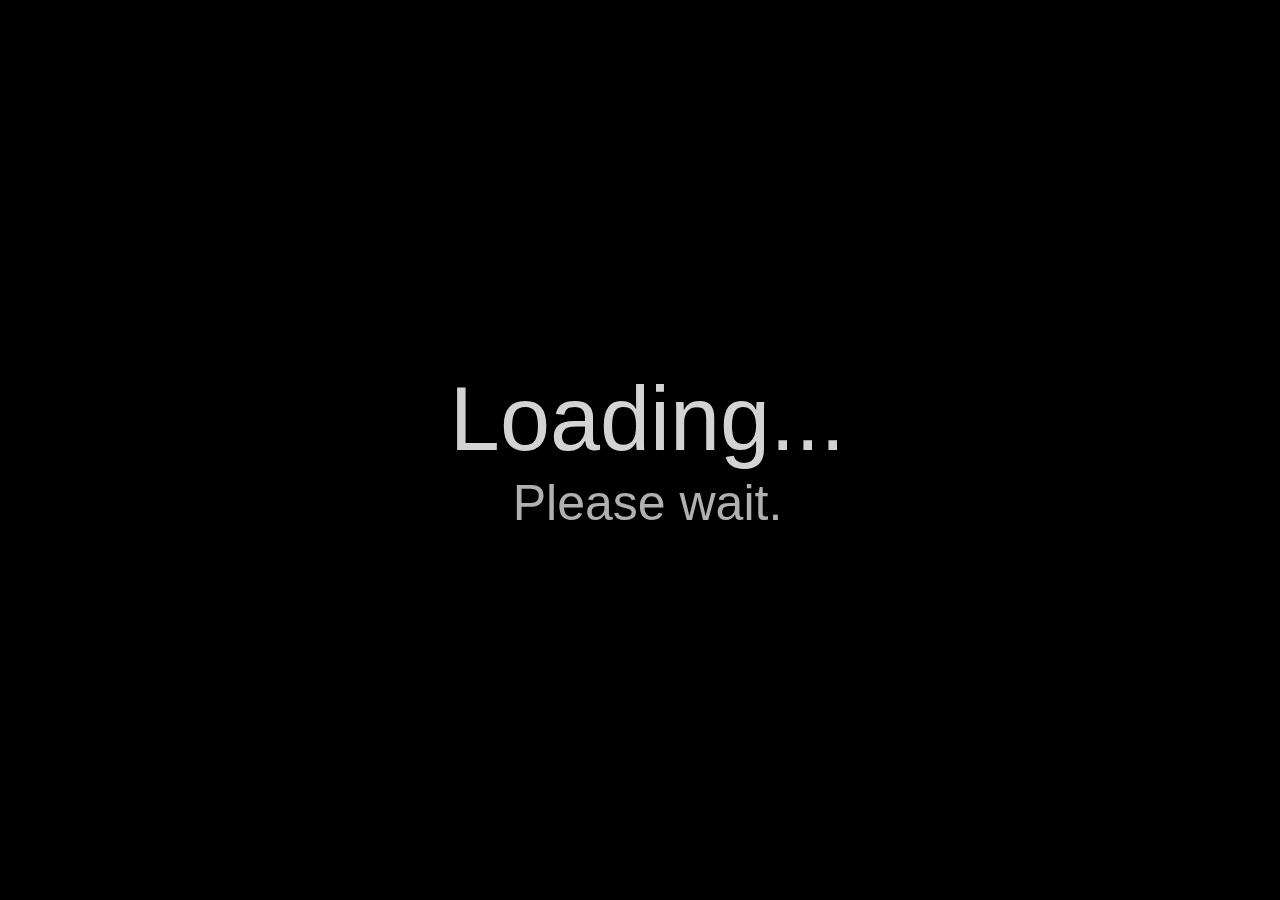
<file: index.html>
<!DOCTYPE html>
<html>
  <head>
    <meta name="darkreader-lock">
    <script>
      window.startLoad = Date.now()
    </script>
    <!-- // #region initial loader -->
    <script async>
      const loadingDiv = /* html */ `
      <div class="initial-loader" style="position: fixed;transition:opacity 0.2s;inset: 0;background:black;display: flex;justify-content: center;align-items: center;font-family: -apple-system, BlinkMacSystemFont, 'Segoe UI', Roboto, Oxygen, Ubuntu, Cantarell, 'Open Sans', 'Helvetica Neue', Arial, Helvetica, sans-serif;gap: 15px;" ontransitionend="this.remove()">
    <div>
        <div style="position: fixed;inset: 0;z-index: -1;background-color: rgba(0, 0, 0, 0.8);"></div>
    </div>
    <div>
        <div style="font-size: calc(var(--font-size) * 1.8);color: lightgray;" class="title">Loading...</div>
        <div style="font-size: var(--font-size);color: rgb(176, 176, 176);margin-top: 3px;text-align: center" class="subtitle">Please wait.</div>
    </div>
</div>
`
      const insertLoadingDiv = () => {
          const loadingDivElem = document.createElement('div')
          loadingDivElem.innerHTML = loadingDiv
          if (!window.pageLoaded) {
            document.documentElement.appendChild(loadingDivElem)
          }
          // load error handling
          const onError = (message) => {
            console.log(message)
            if (document.querySelector('.initial-loader') && document.querySelector('.initial-loader').querySelector('.title').textContent !== 'Error') {
              document.querySelector('.initial-loader').querySelector('.title').textContent = 'Error'
              document.querySelector('.initial-loader').querySelector('.subtitle').textContent = message
              if (window.navigator.maxTouchPoints > 1) window.location.hash = '#dev' // show eruda
            }
          }
          window.addEventListener('unhandledrejection', (e) => onError(e.reason))
          window.addEventListener('error', (e) => onError(e.message))
        }
        insertLoadingDiv()
        document.addEventListener('DOMContentLoaded', () => {
          // move loading div to the end of body
          const loadingDivElem = document.querySelector('.initial-loader');
          const newContainer = document.body; // replace with your new container
          if (loadingDivElem) newContainer.appendChild(loadingDivElem);
        })
    </script>
    <script type="module" async>
      const checkLoadEruda = () => {
        if (window.location.hash === '#dev') {
          // todo precache (check offline)?
          import('https://cdn.skypack.dev/eruda').then(({ default: eruda }) => {
            eruda.init()
          })
        }
      }
      checkLoadEruda()
      window.addEventListener('hashchange', (e) => {
        setTimeout(() => {
          checkLoadEruda()
        })
      })
    </script>
    <style>
      html {
        background: black;
      }
      .initial-loader {
          --font-size: 20px;
      }
      @media screen and (min-width: 550px) {
          .initial-loader {
              --font-size: 30px;
          }
      }
      @media screen and (min-width: 950px) {
          .initial-loader {
              --font-size: 50px;
          }
      }
    </style>
    <!-- // #endregion -->
    <!-- <script type="module">
      window.loadPluginScript = async ({ pluginName, script }) => {
        window.loadedPlugins[pluginName] = await import(script)
      }
    </script> -->
    <title>Prismarine Web Client</title>
    <link rel="favicon" href="favicon.png">
    <link rel="icon" type="image/png" href="favicon.png" />
    <link rel="canonical" href="https://mcraft.fun">
    <meta name="description" content="Minecraft web client running in your browser">
    <meta name="keywords" content="Play, Minecraft, Online, Web, Java, Server, Single player, Javascript, PrismarineJS, Voxel, WebGL, Three.js">
    <meta name="date" content="2024-07-11" scheme="YYYY-MM-DD">
    <meta name="language" content="English">
    <meta name="theme-color" content="#349474">
    <meta name='viewport' content='width=device-width, initial-scale=1.0, maximum-scale=1.0, user-scalable=no, viewport-fit=cover'>
    <meta property="og:title" content="Prismarine Web Client" />
    <meta property="og:type" content="website" />
    <meta property="og:image" content="favicon.png" />
    <meta name="format-detection" content="telephone=no">
    <link rel="manifest" href="manifest.json" crossorigin="use-credentials">
  </head>
  <body>
    <div id="react-root"></div>
    <div id="ui-root"></div>
    <!-- inject script -->
  </body>
</html>
</file>
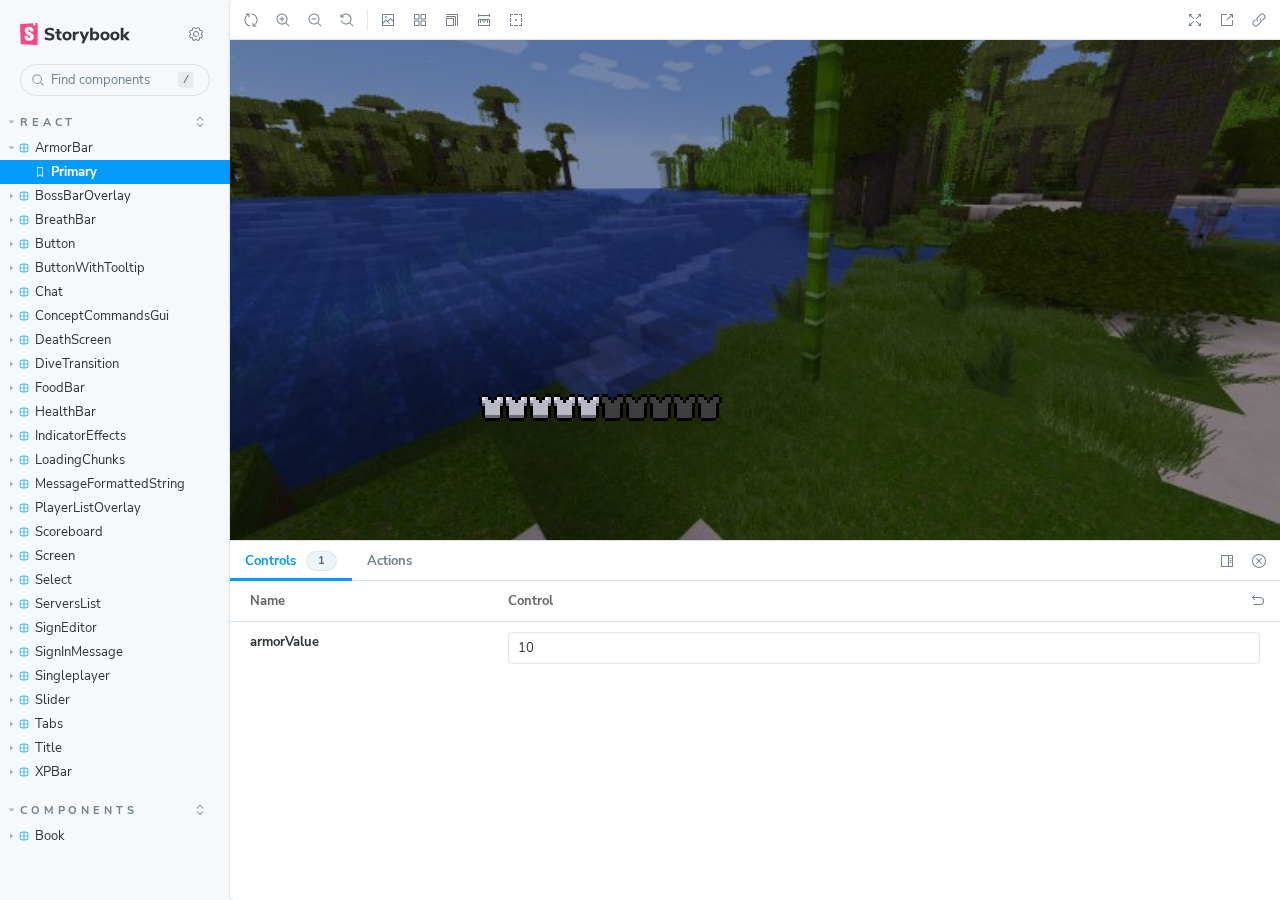
<file: storybook/index.html>
<!DOCTYPE html>
<html lang="en">
  <head>
    <meta charset="utf-8" />

    <title>@storybook/cli - Storybook</title>
    <meta name="viewport" content="width=device-width, initial-scale=1" />

    
    <link rel="icon" type="image/svg+xml" href="./favicon.svg" />
    
    <link
      rel="prefetch"
      href="./sb-common-assets/nunito-sans-regular.woff2"
      as="font"
      type="font/woff2"
      crossorigin
    />
    <link
      rel="prefetch"
      href="./sb-common-assets/nunito-sans-bold.woff2"
      as="font"
      type="font/woff2"
      crossorigin
    />
    <link rel="stylesheet" href="./sb-common-assets/fonts.css" />

    <link href="./sb-manager/runtime.js" rel="modulepreload" />

    
    <link href="./sb-addons/links-0/manager-bundle.js" rel="modulepreload" />
    
    <link href="./sb-addons/essentials-controls-1/manager-bundle.js" rel="modulepreload" />
    
    <link href="./sb-addons/essentials-actions-2/manager-bundle.js" rel="modulepreload" />
    
    <link href="./sb-addons/essentials-backgrounds-3/manager-bundle.js" rel="modulepreload" />
    
    <link href="./sb-addons/essentials-viewport-4/manager-bundle.js" rel="modulepreload" />
    
    <link href="./sb-addons/essentials-toolbars-5/manager-bundle.js" rel="modulepreload" />
    
    <link href="./sb-addons/essentials-measure-6/manager-bundle.js" rel="modulepreload" />
    
    <link href="./sb-addons/essentials-outline-7/manager-bundle.js" rel="modulepreload" />
       

    <style>
      #storybook-root[hidden] {
        display: none !important;
      }
    </style>

    
  </head>
  <body>
    <div id="root"></div>

    
    <script>
      
        
          window['FEATURES'] = {
  "warnOnLegacyHierarchySeparator": true,
  "buildStoriesJson": false,
  "storyStoreV7": true,
  "argTypeTargetsV7": true,
  "legacyDecoratorFileOrder": false
};
        
      
        
          window['REFS'] = {};
        
      
        
          window['LOGLEVEL'] = "info";
        
      
        
          window['DOCS_OPTIONS'] = {
  "defaultName": "Docs",
  "autodocs": "tag"
};
        
      
        
          window['CONFIG_TYPE'] = "PRODUCTION";
        
      
        
      
        
      
    </script>
    

    <script type="module">
      import './sb-manager/runtime.js';

      
      import './sb-addons/links-0/manager-bundle.js';
      
      import './sb-addons/essentials-controls-1/manager-bundle.js';
      
      import './sb-addons/essentials-actions-2/manager-bundle.js';
      
      import './sb-addons/essentials-backgrounds-3/manager-bundle.js';
      
      import './sb-addons/essentials-viewport-4/manager-bundle.js';
      
      import './sb-addons/essentials-toolbars-5/manager-bundle.js';
      
      import './sb-addons/essentials-measure-6/manager-bundle.js';
      
      import './sb-addons/essentials-outline-7/manager-bundle.js';
      
    </script>

    <link href="./sb-preview/runtime.js" rel="prefetch" as="script" />
  </body>
</html>
</file>
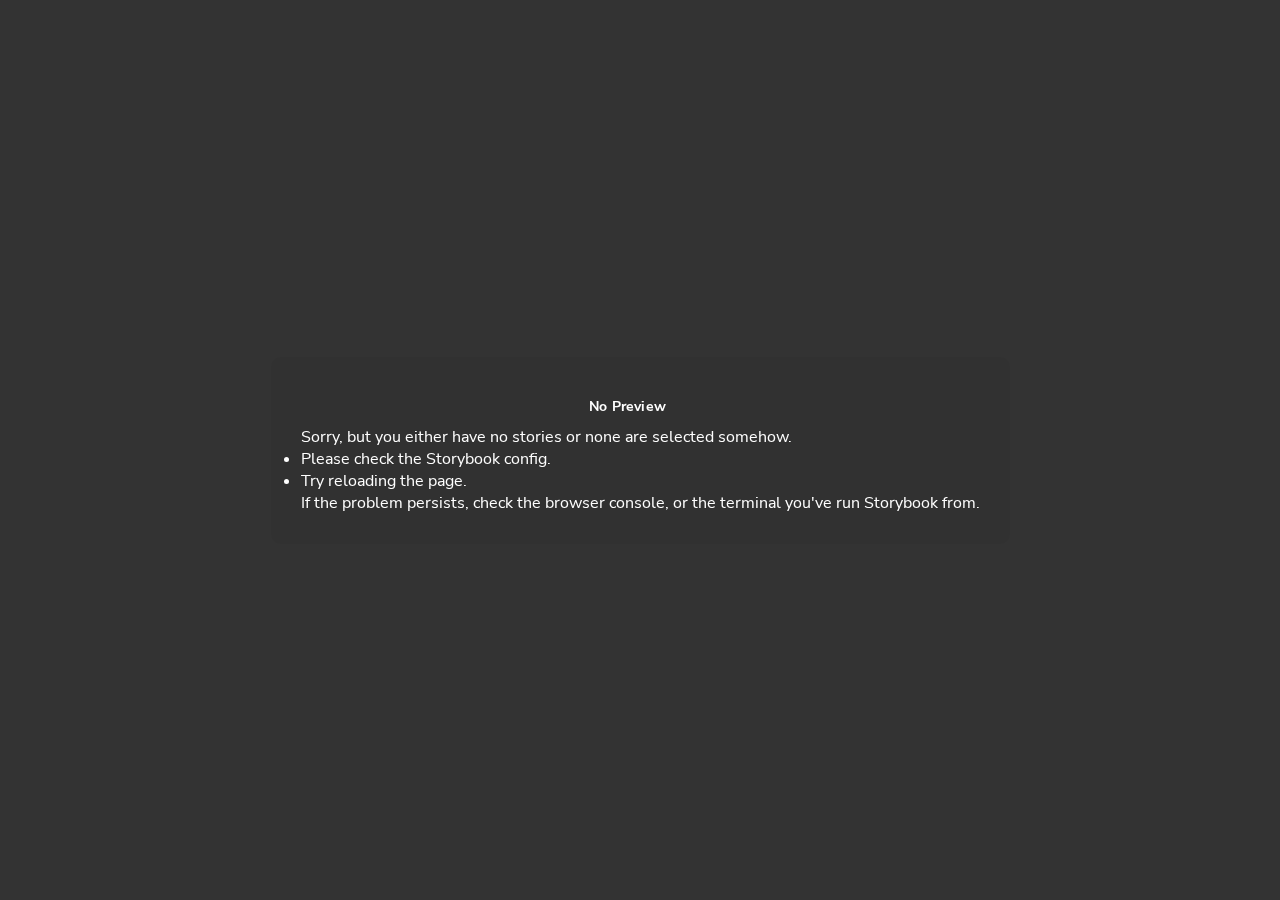
<file: storybook/iframe.html>
<!DOCTYPE html>
<!--suppress HtmlUnknownTarget -->
<html lang="en">

<head>
  <meta charset="utf-8" />
  <title>Storybook</title>
  <meta name="viewport" content="width=device-width, initial-scale=1" />

  <link rel="prefetch" href="./sb-common-assets/nunito-sans-regular.woff2" as="font" type="font/woff2" crossorigin />
  <link rel="prefetch" href="./sb-common-assets/nunito-sans-italic.woff2" as="font" type="font/woff2" crossorigin />
  <link rel="prefetch" href="./sb-common-assets/nunito-sans-bold.woff2" as="font" type="font/woff2" crossorigin />
  <link rel="prefetch" href="./sb-common-assets/nunito-sans-bold-italic.woff2" as="font" type="font/woff2" crossorigin />
  <link rel="stylesheet" href="./sb-common-assets/fonts.css" />

  <script>
    window.CONFIG_TYPE = 'PRODUCTION';
    window.LOGLEVEL = 'info';
    window.FRAMEWORK_OPTIONS = {};
    window.CHANNEL_OPTIONS = {};
    window.FEATURES = {"warnOnLegacyHierarchySeparator":true,"buildStoriesJson":false,"storyStoreV7":true,"argTypeTargetsV7":true,"legacyDecoratorFileOrder":false};
    window.STORIES = [{"titlePrefix":"","directory":"./src","files":"**/*.stories.@(js|jsx|mjs|ts|tsx)","importPathMatcher":"^\\.[\\\\/](?:src(?:\\/(?!\\.)(?:(?:(?!(?:^|\\/)\\.).)*?)\\/|\\/|$)(?!\\.)(?=.)[^/]*?\\.stories\\.(js|jsx|mjs|ts|tsx))$"}];
    window.DOCS_OPTIONS = {"defaultName":"Docs","autodocs":"tag"};

    // We do this so that "module && module.hot" etc. in Storybook source code
    // doesn't fail (it will simply be disabled)
    window.module = undefined;
    window.global = window;
  </script>
  <base target="_parent" />

<style>
  /* While we aren't showing the main block yet, but still preparing, we want everything the user
     has rendered, which may or may not be in #storybook-root, to be display none */
  .sb-show-preparing-story:not(.sb-show-main) > :not(.sb-preparing-story) {
    display: none;
  }

  .sb-show-preparing-docs:not(.sb-show-main) > :not(.sb-preparing-docs) {
    display: none;
  }

  /* Hide our own blocks when we aren't supposed to be showing them */
  :not(.sb-show-preparing-story) > .sb-preparing-story,
  :not(.sb-show-preparing-docs) > .sb-preparing-docs,
  :not(.sb-show-nopreview) > .sb-nopreview,
  :not(.sb-show-errordisplay) > .sb-errordisplay {
    display: none;
  }

  .sb-show-main.sb-main-centered {
    margin: 0;
    display: flex;
    align-items: center;
    min-height: 100vh;
  }

  .sb-show-main.sb-main-centered #storybook-root {
    box-sizing: border-box;
    margin: auto;
    padding: 1rem;
    max-height: 100%; /* Hack for centering correctly in IE11 */
  }

  /* Vertical centering fix for IE11 */
  @media screen and (-ms-high-contrast: none), (-ms-high-contrast: active) {
    .sb-show-main.sb-main-centered:after {
      content: '';
      min-height: inherit;
      font-size: 0;
    }
  }

  .sb-show-main.sb-main-fullscreen {
    margin: 0;
    padding: 0;
    display: block;
  }

  .sb-show-main.sb-main-padded {
    margin: 0;
    padding: 1rem;
    display: block;
    box-sizing: border-box;
  }

  .sb-wrapper {
    position: fixed;
    top: 0;
    bottom: 0;
    left: 0;
    right: 0;
    padding: 20px;
    font-family: 'Nunito Sans', -apple-system, '.SFNSText-Regular', 'San Francisco',
      BlinkMacSystemFont, 'Segoe UI', 'Helvetica Neue', Helvetica, Arial, sans-serif;
    -webkit-font-smoothing: antialiased;
    overflow: auto;
  }

  .sb-heading {
    font-size: 14px;
    font-weight: 600;
    letter-spacing: 0.2px;
    margin: 10px 0;
    padding-right: 25px;
  }

  .sb-nopreview {
    display: flex;
    align-content: center;
    justify-content: center;
  }

  .sb-nopreview_main {
    margin: auto;
    padding: 30px;
    border-radius: 10px;
    background: rgba(0, 0, 0, 0.03);
  }

  .sb-nopreview_heading {
    text-align: center;
  }

  .sb-errordisplay {
    border: 20px solid rgb(187, 49, 49);
    background: #222;
    color: #fff;
    z-index: 999999;
  }

  .sb-errordisplay_code {
    padding: 10px;
    background: #000;
    color: #eee;
    font-family: 'Operator Mono', 'Fira Code Retina', 'Fira Code', 'FiraCode-Retina', 'Andale Mono',
      'Lucida Console', Consolas, Monaco, monospace;
  }

  .sb-errordisplay pre {
    white-space: pre-wrap;
  }

  @-webkit-keyframes sb-rotate360 {
    from {
      transform: rotate(0deg);
    }
    to {
      transform: rotate(360deg);
    }
  }
  @keyframes sb-rotate360 {
    from {
      transform: rotate(0deg);
    }
    to {
      transform: rotate(360deg);
    }
  }
  @-webkit-keyframes sb-glow {
    0%,
    100% {
      opacity: 1;
    }
    50% {
      opacity: 0.4;
    }
  }
  @keyframes sb-glow {
    0%,
    100% {
      opacity: 1;
    }
    50% {
      opacity: 0.4;
    }
  }

  /* We display the preparing loaders *over* the rendering story */
  .sb-preparing-story,
  .sb-preparing-docs {
    background-color: white;
    /* Maximum possible z-index. It would be better to use stacking contexts to ensure it's always
    on top, but this isn't possible as it would require making CSS changes that could affect user code */
    z-index: 2147483647;
  }

  .sb-loader {
    -webkit-animation: sb-rotate360 0.7s linear infinite;
    animation: sb-rotate360 0.7s linear infinite;
    border-color: rgba(97, 97, 97, 0.29);
    border-radius: 50%;
    border-style: solid;
    border-top-color: #646464;
    border-width: 2px;
    display: inline-block;
    height: 32px;
    left: 50%;
    margin-left: -16px;
    margin-top: -16px;
    mix-blend-mode: difference;
    overflow: hidden;
    position: absolute;
    top: 50%;
    transition: all 200ms ease-out;
    vertical-align: top;
    width: 32px;
    z-index: 4;
  }

  .sb-previewBlock {
    background: #fff;
    border: 1px solid rgba(0, 0, 0, 0.1);
    border-radius: 4px;
    box-shadow: rgba(0, 0, 0, 0.1) 0 1px 3px 0;
    margin: 25px auto 40px;
    max-width: 600px;
  }

  .sb-previewBlock_header {
    align-items: center;
    box-shadow: rgba(0, 0, 0, 0.1) 0 -1px 0 0 inset;
    display: flex;
    gap: 14px;
    height: 40px;
    padding: 0 12px;
  }

  .sb-previewBlock_icon {
    -webkit-animation: sb-glow 1.5s ease-in-out infinite;
    animation: sb-glow 1.5s ease-in-out infinite;
    background: #e6e6e6;
    height: 14px;
    width: 14px;
  }
  .sb-previewBlock_icon:last-child {
    margin-left: auto;
  }

  .sb-previewBlock_body {
    -webkit-animation: sb-glow 1.5s ease-in-out infinite;
    animation: sb-glow 1.5s ease-in-out infinite;
    height: 182px;
    position: relative;
  }

  .sb-argstableBlock {
    border-collapse: collapse;
    border-spacing: 0;
    font-size: 13px;
    line-height: 20px;
    margin: 25px auto 40px;
    max-width: 600px;
    text-align: left;
    width: 100%;
  }
  .sb-argstableBlock th:first-of-type,
  .sb-argstableBlock td:first-of-type {
    padding-left: 20px;
  }
  .sb-argstableBlock th:nth-of-type(2),
  .sb-argstableBlock td:nth-of-type(2) {
    width: 35%;
  }
  .sb-argstableBlock th:nth-of-type(3),
  .sb-argstableBlock td:nth-of-type(3) {
    width: 15%;
  }
  .sb-argstableBlock th:last-of-type,
  .sb-argstableBlock td:last-of-type {
    width: 25%;
    padding-right: 20px;
  }
  .sb-argstableBlock th span,
  .sb-argstableBlock td span {
    -webkit-animation: sb-glow 1.5s ease-in-out infinite;
    animation: sb-glow 1.5s ease-in-out infinite;
    background-color: rgba(0, 0, 0, 0.1);
    border-radius: 0;
    box-shadow: none;
    color: transparent;
  }
  .sb-argstableBlock th {
    padding: 10px 15px;
  }

  .sb-argstableBlock-body {
    border-radius: 4px;
    box-shadow: rgba(0, 0, 0, 0.1) 0 1px 3px 1px, rgba(0, 0, 0, 0.065) 0 0 0 1px;
  }
  .sb-argstableBlock-body tr {
    background: transparent;
    overflow: hidden;
  }
  .sb-argstableBlock-body tr:not(:first-child) {
    border-top: 1px solid #e6e6e6;
  }
  .sb-argstableBlock-body tr:first-child td:first-child {
    border-top-left-radius: 4px;
  }
  .sb-argstableBlock-body tr:first-child td:last-child {
    border-top-right-radius: 4px;
  }
  .sb-argstableBlock-body tr:last-child td:first-child {
    border-bottom-left-radius: 4px;
  }
  .sb-argstableBlock-body tr:last-child td:last-child {
    border-bottom-right-radius: 4px;
  }
  .sb-argstableBlock-body td {
    background: #fff;
    padding-bottom: 10px;
    padding-top: 10px;
    vertical-align: top;
  }
  .sb-argstableBlock-body td:not(:first-of-type) {
    padding-left: 15px;
    padding-right: 15px;
  }
  .sb-argstableBlock-body button {
    -webkit-animation: sb-glow 1.5s ease-in-out infinite;
    animation: sb-glow 1.5s ease-in-out infinite;
    background-color: rgba(0, 0, 0, 0.1);
    border: 0;
    border-radius: 0;
    box-shadow: none;
    color: transparent;
    display: inline;
    font-size: 12px;
    line-height: 1;
    padding: 10px 16px;
  }

  .sb-argstableBlock-summary {
    margin-top: 4px;
  }

  .sb-argstableBlock-code {
    margin-right: 4px;
    margin-bottom: 4px;
    padding: 2px 5px;
  }
</style>

<script>
  /* globals window */
  /* eslint-disable no-underscore-dangle */
  try {
    if (window.top !== window) {
      window.__REACT_DEVTOOLS_GLOBAL_HOOK__ = window.top.__REACT_DEVTOOLS_GLOBAL_HOOK__;
      window.__VUE_DEVTOOLS_GLOBAL_HOOK__ = window.top.__VUE_DEVTOOLS_GLOBAL_HOOK__;
      window.top.__VUE_DEVTOOLS_CONTEXT__ = window.document;
    }
  } catch (e) {
    // eslint-disable-next-line no-console
    console.warn('unable to connect to top frame for connecting dev tools');
  }
</script>

  <script type="module" crossorigin src="./assets/iframe-f1b9565f.js"></script>
</head>

<body>
  <div class="sb-preparing-story sb-wrapper">
  <div class="sb-loader"></div>
</div>

<div class="sb-preparing-docs sb-wrapper">
  <div class="sb-previewBlock">
    <div class="sb-previewBlock_header">
      <div class="sb-previewBlock_icon"></div>
      <div class="sb-previewBlock_icon"></div>
      <div class="sb-previewBlock_icon"></div>
      <div class="sb-previewBlock_icon"></div>
    </div>
    <div class="sb-previewBlock_body">
      <div class="sb-loader"></div>
    </div>
  </div>
  <table aria-hidden="true" class="sb-argstableBlock">
    <thead class="sb-argstableBlock-head">
      <tr>
        <th><span>Name</span></th>
        <th><span>Description</span></th>
        <th><span>Default</span></th>
        <th><span>Control </span></th>
      </tr>
    </thead>
    <tbody class="sb-argstableBlock-body">
      <tr>
        <td><span>propertyName</span><span title="Required">*</span></td>
        <td>
          <div><span>This is a short description</span></div>
          <div class="sb-argstableBlock-summary">
            <div><span class="sb-argstableBlock-code">summary</span></div>
          </div>
        </td>
        <td>
          <div><span class="sb-argstableBlock-code">defaultValue</span></div>
        </td>
        <td><button>Set string</button></td>
      </tr>
      <tr>
        <td><span>propertyName</span><span>*</span></td>
        <td>
          <div><span>This is a short description</span></div>
          <div class="sb-argstableBlock-summary">
            <div><span class="sb-argstableBlock-code">summary</span></div>
          </div>
        </td>
        <td>
          <div><span class="sb-argstableBlock-code">defaultValue</span></div>
        </td>
        <td><button>Set string</button></td>
      </tr>
      <tr>
        <td><span>propertyName</span><span>*</span></td>
        <td>
          <div><span>This is a short description</span></div>
          <div class="sb-argstableBlock-summary">
            <div><span class="sb-argstableBlock-code">summary</span></div>
          </div>
        </td>
        <td>
          <div><span class="sb-argstableBlock-code">defaultValue</span></div>
        </td>
        <td><button>Set string</button></td>
      </tr>
    </tbody>
  </table>
</div>

<div class="sb-nopreview sb-wrapper">
  <div class="sb-nopreview_main">
    <h1 class="sb-nopreview_heading sb-heading">No Preview</h1>
    <p>Sorry, but you either have no stories or none are selected somehow.</p>
    <ul>
      <li>Please check the Storybook config.</li>
      <li>Try reloading the page.</li>
    </ul>
    <p>
      If the problem persists, check the browser console, or the terminal you've run Storybook from.
    </p>
  </div>
</div>

<div class="sb-errordisplay sb-wrapper">
  <pre id="error-message" class="sb-heading"></pre>
  <pre class="sb-errordisplay_code"><code id="error-stack"></code></pre>
</div>

  <div id="storybook-root"></div>
  <div id="storybook-docs"></div>
  
  
</body>

</html>
</file>
<file: storybook/sb-common-assets/fonts.css>
@font-face {
  font-family: 'Nunito Sans';
  font-style: normal;
  font-weight: 400;
  font-display: swap;
  src: url('./nunito-sans-regular.woff2') format('woff2');
}

@font-face {
  font-family: 'Nunito Sans';
  font-style: italic;
  font-weight: 400;
  font-display: swap;
  src: url('./nunito-sans-italic.woff2') format('woff2');
}

@font-face {
  font-family: 'Nunito Sans';
  font-style: normal;
  font-weight: 700;
  font-display: swap;
  src: url('./nunito-sans-bold.woff2') format('woff2');
}

@font-face {
  font-family: 'Nunito Sans';
  font-style: italic;
  font-weight: 700;
  font-display: swap;
  src: url('./nunito-sans-bold-italic.woff2') format('woff2');
}
</file>
